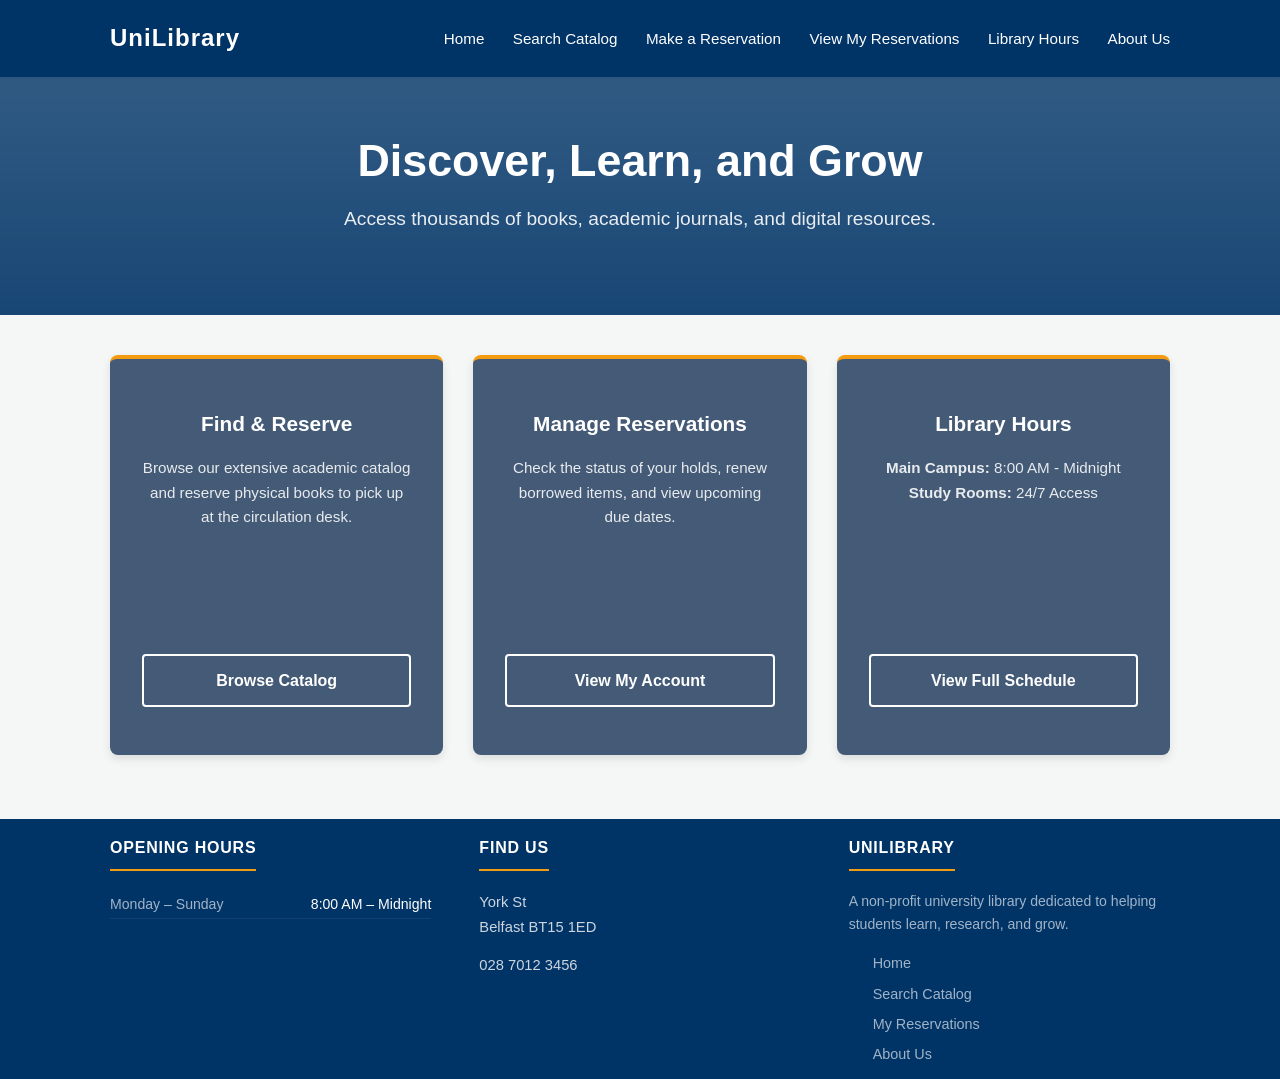
<file: index.html>
<!DOCTYPE html>
<html lang="en">
<head>
    <meta charset="UTF-8">
    <meta name="viewport" content="width=device-width, initial-scale=1.0">
    <title>University Library Portal</title>
    <link rel="stylesheet" href="css/styles.css">
</head>
<body>
    
    <header class="navbar">
        <div class="container nav-container">
            <div class="logo">UniLibrary</div>
            <nav>
                <a href="index.html">Home</a>
                <a href="catalog.html">Search Catalog</a>
                <a href="reservations.html">Make a Reservation</a>
                <a href="viewMyReservations.html">View My Reservations</a>
                <a href="schedule.html">Library Hours</a>
                <a href="about.html">About Us</a>
            </nav>
        </div>
    </header>

    <section class="hero">
        <div class="container hero-content">
            <h1>Discover, Learn, and Grow</h1>
            <p>Access thousands of books, academic journals, and digital resources.</p>
        </div>
    </section>

    <main>
        <section class="features container">
            <div class="card card-reserve">
                <h3>Find & Reserve</h3>
                <p>Browse our extensive academic catalog and reserve physical books to pick up at the circulation desk.</p>
                <a href="catalog.html" class="btn-outline">Browse Catalog</a>
            </div>
            
            <div class="card card-manage">
                <h3>Manage Reservations</h3>
                <p>Check the status of your holds, renew borrowed items, and view upcoming due dates.</p>
                <a href="reservations.html" class="btn-outline">View My Account</a>
            </div>
            
            <div class="card card-hours">
                <h3>Library Hours</h3>
                <p><strong>Main Campus:</strong> 8:00 AM - Midnight<br><strong>Study Rooms:</strong> 24/7 Access</p>
                <a href="schedule.html" class="btn-outline">View Full Schedule</a>
            </div>
        </section>
    </main>

    <footer>
        <div class="container footer-grid">
            <div class="footer-col">
                <h4>Opening Hours</h4>
                <ul class="hours-list">
                    <li><span>Monday – Sunday</span><span>8:00 AM – Midnight</span></li>
                </ul>
            </div>

            <div class="footer-col">
                <h4>Find Us</h4>
                <address>
                    York St<br>
                    Belfast BT15 1ED
                </address>
                <p class="footer-phone"> 028 7012 3456</p>
            </div>

            <div class="footer-col">
                <h4>UniLibrary</h4>
                <p class="footer-about">A non-profit university library dedicated to helping students learn, research, and grow.</p>
                <nav class="footer-nav">
                    <a href="index.html">Home</a>
                    <a href="catalog.html">Search Catalog</a>
                    <a href="reservations.html">My Reservations</a>
                    <a href="about.html">About Us</a>
                </nav>
            </div>
        </div>
    </footer>
</body>
</html>
</file>
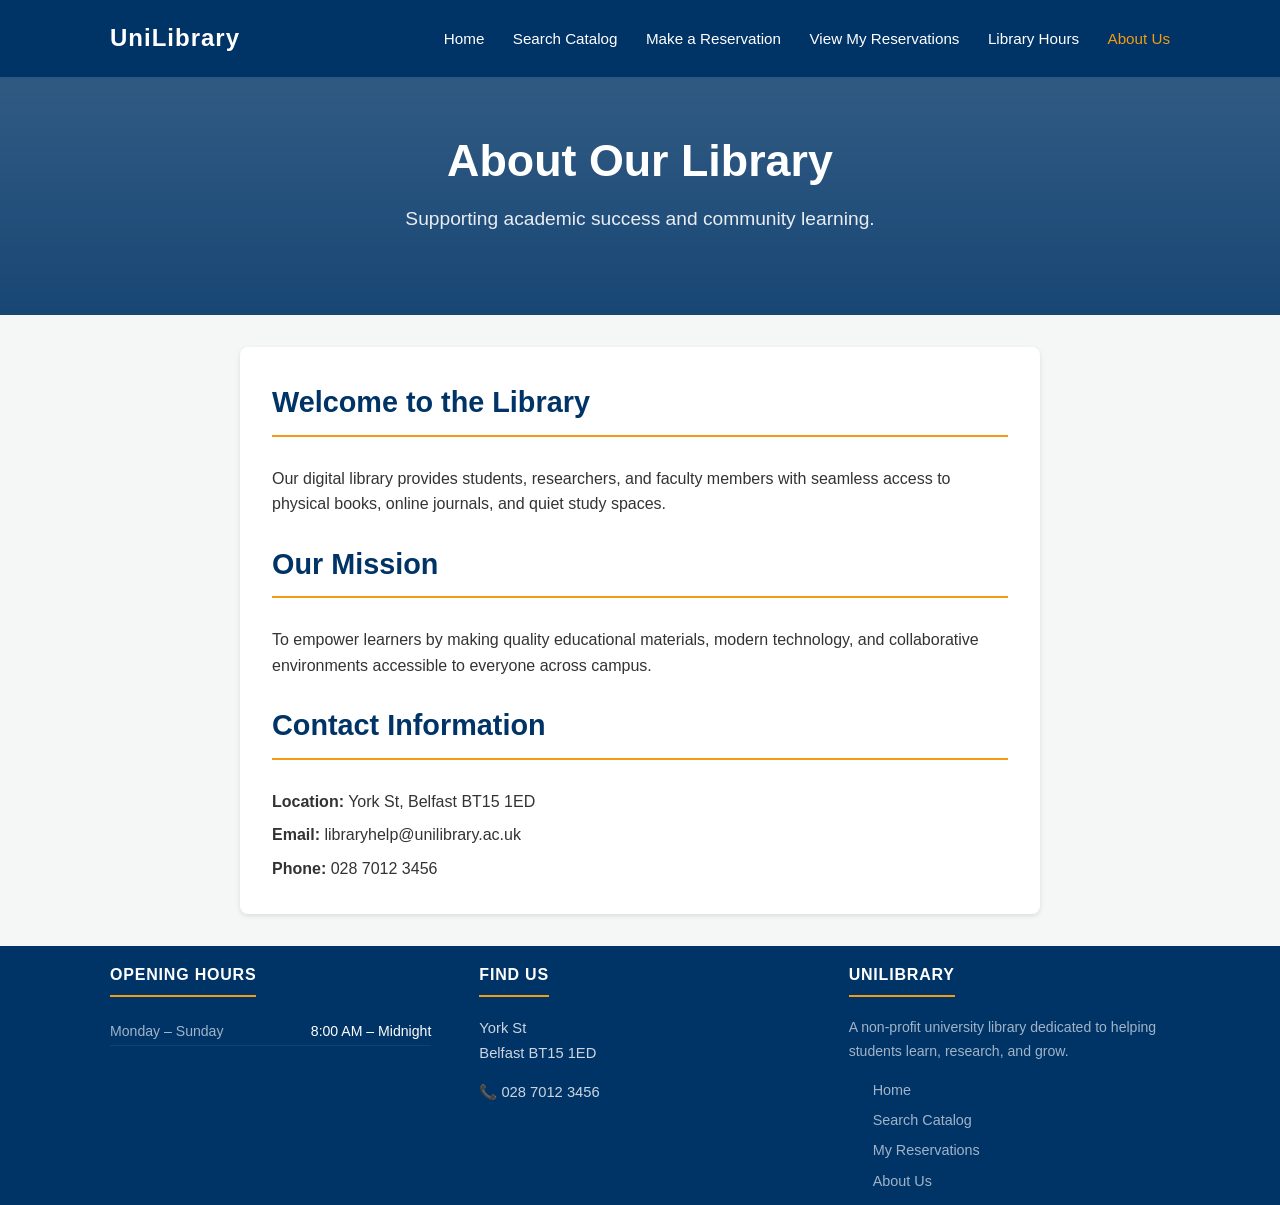
<file: about.html>
<!DOCTYPE html>
<html lang="en">
<head>
    <meta charset="UTF-8">
    <meta name="viewport" content="width=device-width, initial-scale=1.0">
    <title>About Us - UniLibrary</title>
    <link rel="stylesheet" href="css/styles.css">
</head>
<body>
    <header class="navbar">
        <div class="container nav-container">
            <div class="logo">UniLibrary</div>
            <nav>
                <a href="index.html">Home</a>
                <a href="catalog.html">Search Catalog</a>
                <a href="reservations.html">Make a Reservation</a>
                <a href="viewMyReservations.html">View My Reservations</a>
                <a href="schedule.html">Library Hours</a>
                <a href="about.html" class="active">About Us</a>
            </nav>
        </div>
    </header>

    <section class="hero">
        <div class="container hero-content">
            <h1>About Our Library</h1>
            <p>Supporting academic success and community learning.</p>
        </div>
    </section>

    <main>
        <section class="page-content">
            <h2 class="page-title">Welcome to the Library</h2>
            <p style="margin-bottom: 1.5rem;">
                Our digital library provides students, researchers, and faculty members with seamless access to physical books, online journals, and quiet study spaces.
            </p>

            <h2 class="page-title">Our Mission</h2>
            <p style="margin-bottom: 1.5rem;">
                To empower learners by making quality educational materials, modern technology, and collaborative environments accessible to everyone across campus.
            </p>

            <h2 class="page-title">Contact Information</h2>
            <p style="margin-bottom: 0.5rem;"><strong>Location:</strong> York St, Belfast BT15 1ED</p>
            <p style="margin-bottom: 0.5rem;"><strong>Email:</strong> libraryhelp@unilibrary.ac.uk</p>
            <p><strong>Phone:</strong> 028 7012 3456</p>
        </section>
    </main>

    <footer>
        <div class="container footer-grid">
            <div class="footer-col">
                <h4>Opening Hours</h4>
                <ul class="hours-list">
                    <li><span>Monday – Sunday</span><span>8:00 AM – Midnight</span></li>
                </ul>
            </div>
            <div class="footer-col">
                <h4>Find Us</h4>
                <address>York St<br>Belfast BT15 1ED</address>
                <p class="footer-phone">📞 028 7012 3456</p>
            </div>
            <div class="footer-col">
                <h4>UniLibrary</h4>
                <p class="footer-about">A non-profit university library dedicated to helping students learn, research, and grow.</p>
                <nav class="footer-nav">
                    <a href="index.html">Home</a>
                    <a href="catalog.html">Search Catalog</a>
                    <a href="reservations.html">My Reservations</a>
                    <a href="about.html">About Us</a>
                </nav>
            </div>
        </div>
    </footer>
</body>
</html>
</file>
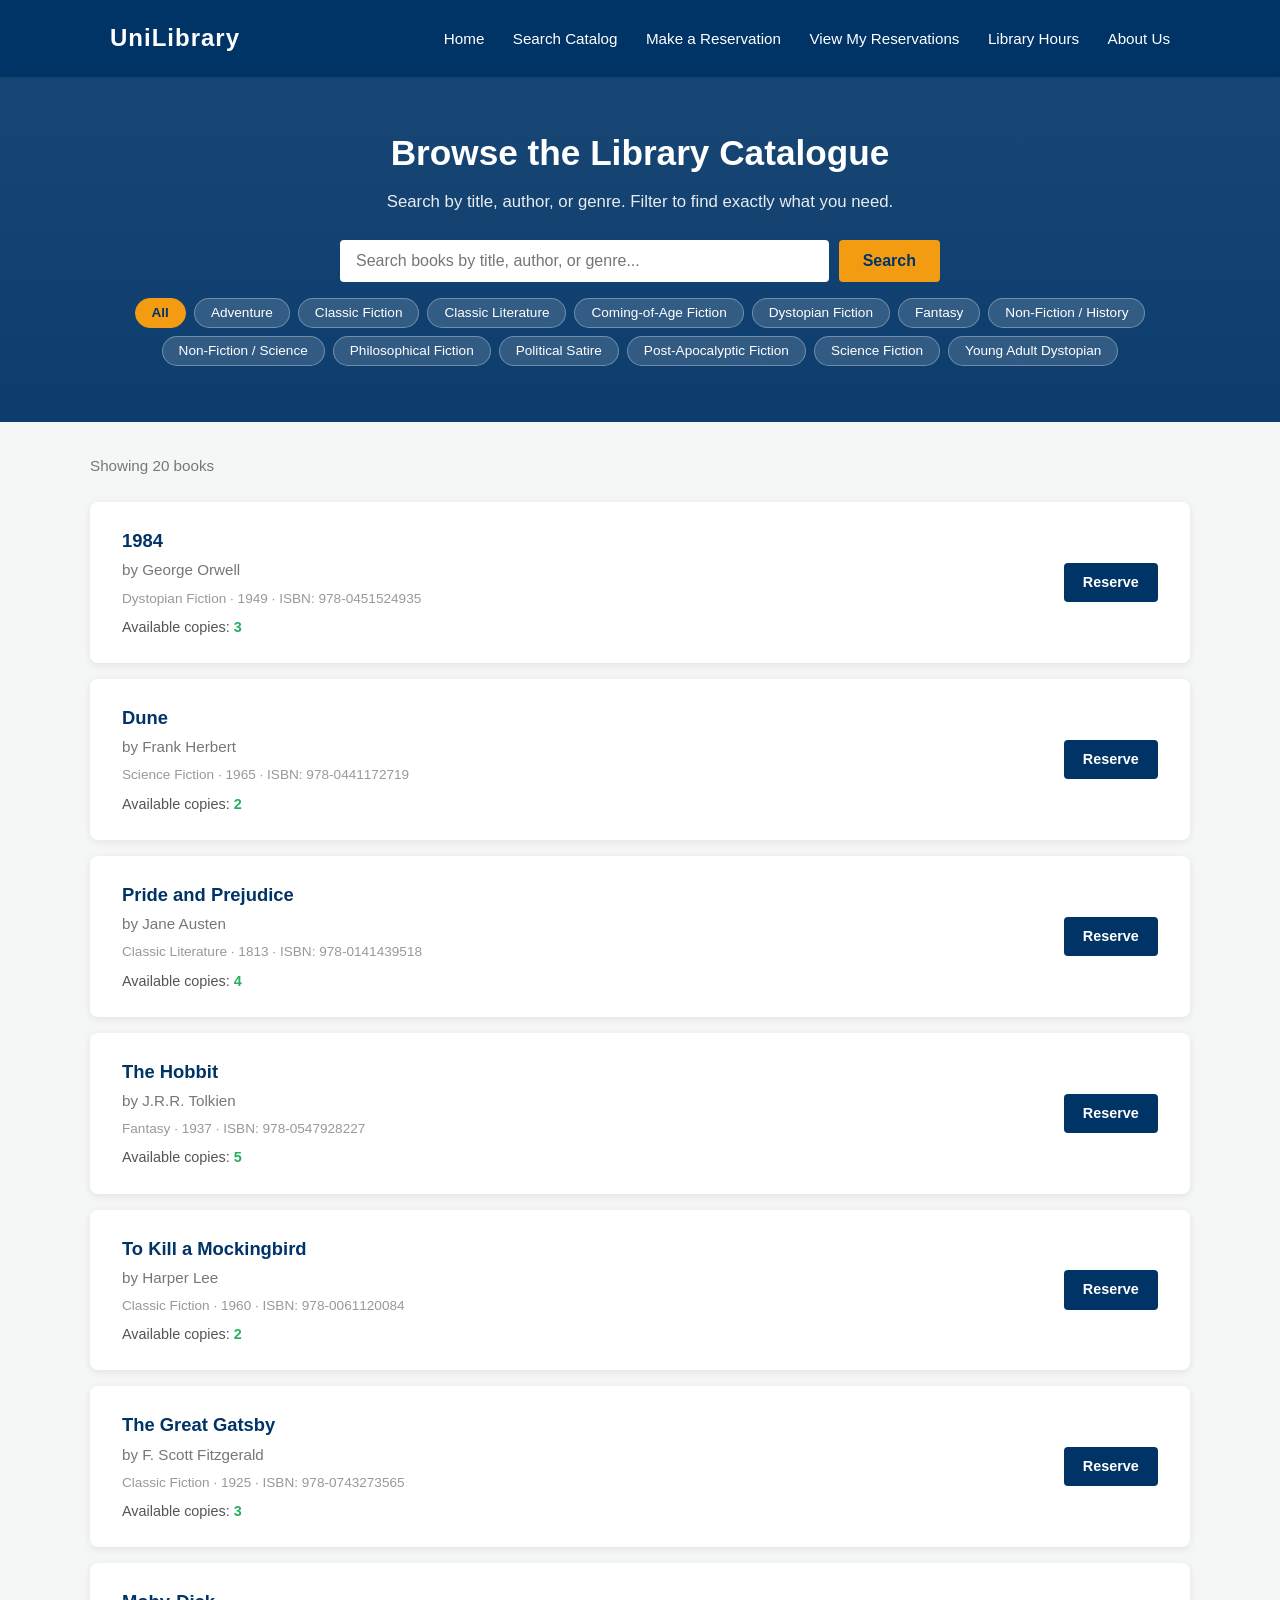
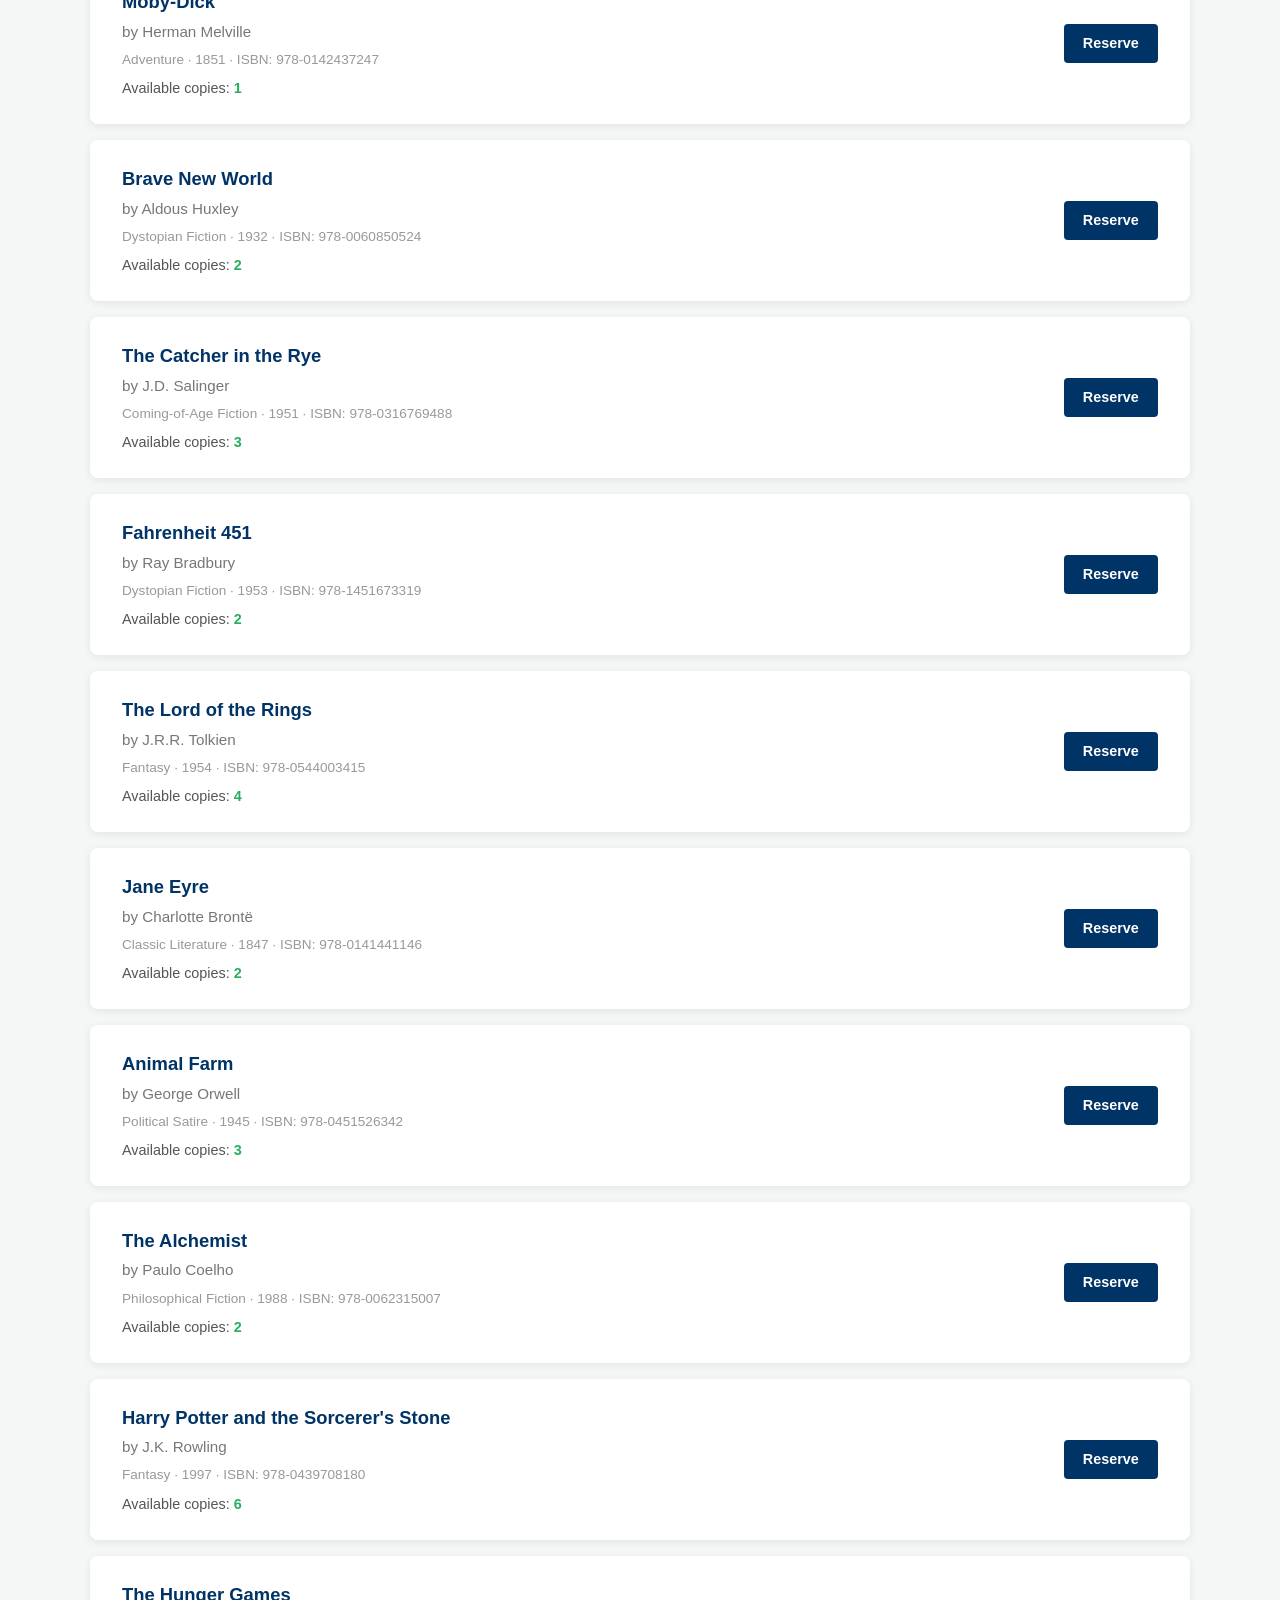
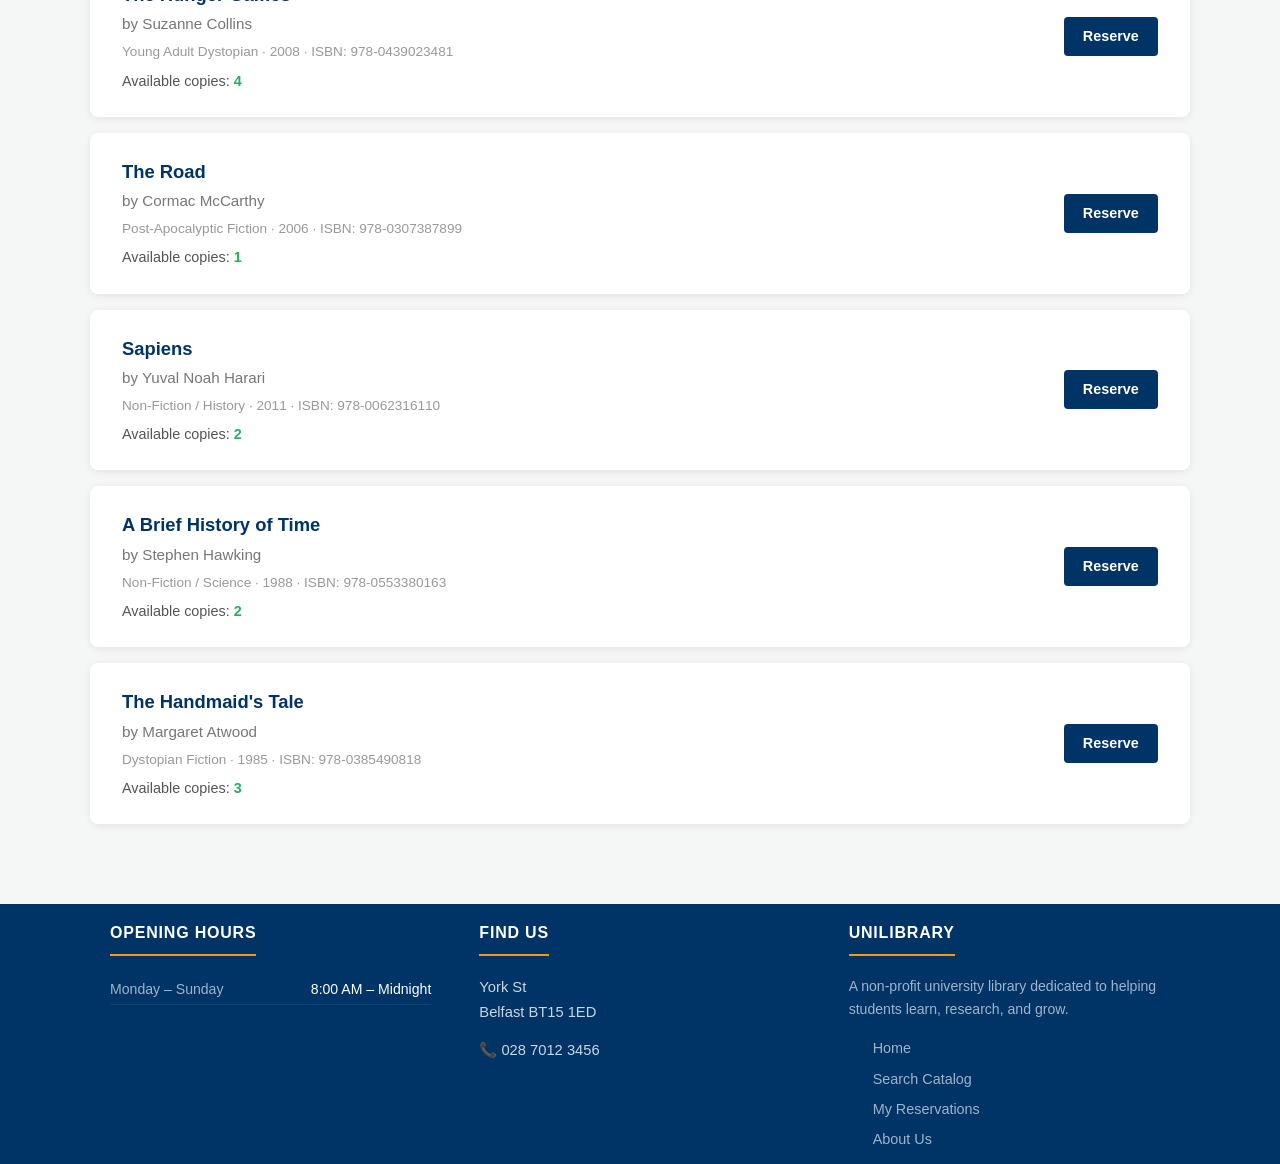
<file: catalog.html>
<!DOCTYPE html>
<html lang="en">
<head>
    <meta charset="UTF-8">
    <meta name="viewport" content="width=device-width, initial-scale=1.0">
    <title>Search Catalog - UniLibrary</title>
    <link rel="stylesheet" href="css/styles.css">
    <script src="https://code.jquery.com/jquery-3.7.1.min.js" integrity="sha256-/JqT3SQfawRcv/BIHPThkBvs0OEvtFFmqPF/lYI/Cxo=" crossorigin="anonymous"></script>
</head>
<body>
    <header class="navbar">
        <div class="container nav-container">
            <div class="logo">UniLibrary</div>
            <nav>
                <a href="index.html">Home</a>
                <a href="catalog.html">Search Catalog</a>
                <a href="reservations.html">Make a Reservation</a>
                <a href="viewMyReservations.html">View My Reservations</a>
                <a href="schedule.html">Library Hours</a>
                <a href="about.html">About Us</a>
            </nav>
        </div>
    </header>

    <main>
        <section class="catalog-header">
            <div class="container">
                <h1>Browse the Library Catalogue</h1>
                <p>Search by title, author, or genre. Filter to find exactly what you need.</p>
                
                <div class="search-bar">
                    <input type="text" id="search-input" placeholder="Search books by title, author, or genre..." autocomplete="off">
                    <button id="search-btn" class="btn-search">Search</button>
                </div>

                <div class="genre-filters" id="genre-filters"></div>
            </div>
        </section>

        <section class="catalogue-list container">
            <div class="results-meta">
                <span id="results-count"></span>
            </div>
            <div id="book-list"></div>
        </section>
    </main>

    <footer>
        <div class="container footer-grid">
            <div class="footer-col">
                <h4>Opening Hours</h4>
                <ul class="hours-list">
                    <li><span>Monday – Sunday</span><span>8:00 AM – Midnight</span></li>
                </ul>
            </div>
            <div class="footer-col">
                <h4>Find Us</h4>
                <address>York St<br>Belfast BT15 1ED</address>
                <p class="footer-phone">📞 028 7012 3456</p>
            </div>
            <div class="footer-col">
                <h4>UniLibrary</h4>
                <p class="footer-about">A non-profit university library dedicated to helping students learn, research, and grow.</p>
                <nav class="footer-nav">
                    <a href="index.html">Home</a>
                    <a href="catalog.html">Search Catalog</a>
                    <a href="reservations.html">My Reservations</a>
                    <a href="about.html">About Us</a>
                </nav>
            </div>
        </div>
    </footer>

    <script src="js/catalog.js"></script>
    <script>
        $(document).ready(function() {
            var currentGenre = 'all';
            var currentQuery = '';

            function loadBooks() {
                var books;
                if (currentQuery) {
                    books = searchCatalogue(currentQuery);
                } else {
                    books = getCatalogue();
                }
                if (currentGenre !== 'all') {
                    books = books.filter(function(b) { return b.genre === currentGenre; });
                }
                renderBookList(books, 'book-list');
                $('#results-count').text('Showing ' + books.length + ' book' + (books.length !== 1 ? 's' : ''));
            }

            buildGenreFilters('genre-filters', function(genre) {
                currentGenre = genre;
                loadBooks();
            });

            loadBooks();

            $('#search-btn').on('click', function() {
                currentQuery = $('#search-input').val();
                loadBooks();
            });

            $('#search-input').on('keypress', function(e) {
                if (e.which === 13) {
                    currentQuery = $('#search-input').val();
                    loadBooks();
                }
            });
        });
    </script>
</body>
</html>
</file>
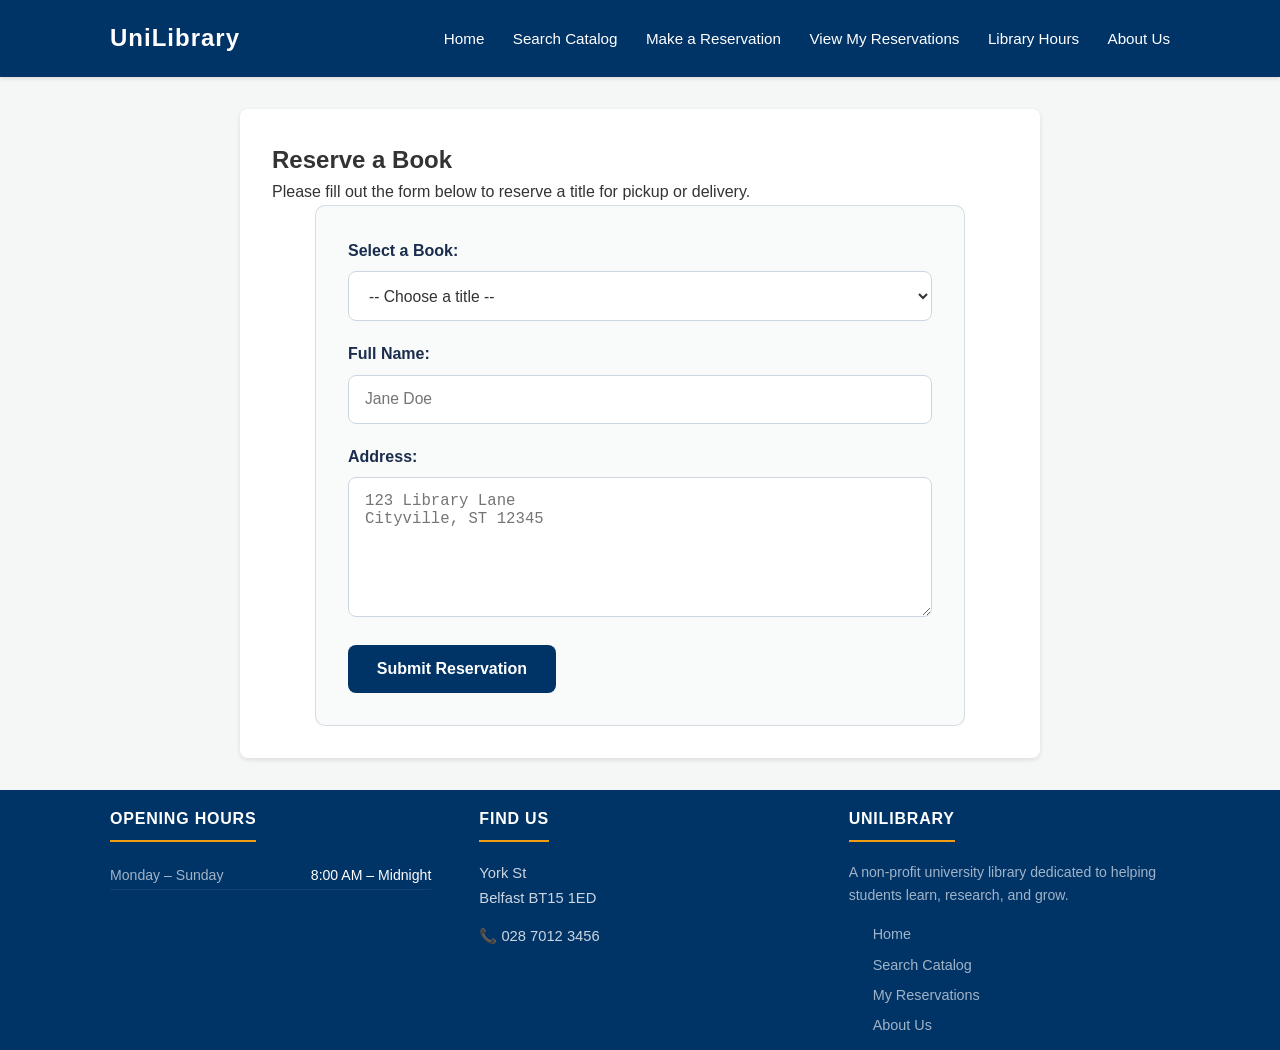
<file: reservations.html>
<!DOCTYPE html>
<html lang="en">
<head>
    <meta charset="UTF-8">
    <meta name="viewport" content="width=device-width, initial-scale=1.0">
    <title>Reserve a Book - UniLibrary</title>
    <link rel="stylesheet" href="css/styles.css">
    <script src="https://code.jquery.com/jquery-3.7.1.min.js" integrity="sha256-/JqT3SQfawRcv/BIHPThkBvs0OEvtFFmqPF/lYI/Cxo=" crossorigin="anonymous"></script>
</head>
<body>
    <header class="navbar">
        <div class="container nav-container">
            <div class="logo">UniLibrary</div>
            <nav>
                <a href="index.html">Home</a>
                <a href="catalog.html">Search Catalog</a>
                <a href="reservations.html">Make a Reservation</a>
                <a href="viewMyReservations.html">View My Reservations</a>
                <a href="schedule.html">Library Hours</a>
                <a href="about.html">About Us</a>
            </nav>
        </div>
    </header>

    <main class="page-content">
        <h2>Reserve a Book</h2>
        <p>Please fill out the form below to reserve a title for pickup or delivery.</p>
        <form action="#" method="POST" class="reservation-form">
            <div class="form-group">
                <label for="book-select">Select a Book:</label>
                <select id="book-select" name="book" required>
                    <option value="" disabled selected>-- Choose a title --</option>
                </select>
            </div>

            <div class="form-group">
                <label for="full-name">Full Name:</label>
                <input type="text" id="full-name" name="name" placeholder="Jane Doe" required>
            </div>

            <div class="form-group">
                <label for="address">Address:</label>
                <textarea id="address" name="address" placeholder="123 Library Lane&#10;Cityville, ST 12345" required></textarea>
            </div>
            
            <button type="submit">Submit Reservation</button>
        </form>
    </main>

    <footer>
        <div class="container footer-grid">
            <div class="footer-col">
                <h4>Opening Hours</h4>
                <ul class="hours-list">
                    <li><span>Monday – Sunday</span><span>8:00 AM – Midnight</span></li>
                </ul>
            </div>
            <div class="footer-col">
                <h4>Find Us</h4>
                <address>York St<br>Belfast BT15 1ED</address>
                <p class="footer-phone">📞 028 7012 3456</p>
            </div>
            <div class="footer-col">
                <h4>UniLibrary</h4>
                <p class="footer-about">A non-profit university library dedicated to helping students learn, research, and grow.</p>
                <nav class="footer-nav">
                    <a href="index.html">Home</a>
                    <a href="catalog.html">Search Catalog</a>
                    <a href="reservations.html">My Reservations</a>
                    <a href="about.html">About Us</a>
                </nav>
            </div>
        </div>
    </footer>

    <script src="./js/catalog.js"></script>
    <script src="./js/reservations.js"></script>
    <script>
        $(document).ready(function() {
            var books = getCatalogue();
            var $select = $('#book-select');
            $.each(books, function(i, book) {
                $select.append($('<option>', { value: book.title, text: book.title + ' by ' + book.author }));
            });
            var urlParams = new URLSearchParams(window.location.search);
            var preselectedBook = urlParams.get('book');
            if (preselectedBook) {
                $select.val(decodeURIComponent(preselectedBook));
            }
        });
    </script>
</body>
</html>
</file>
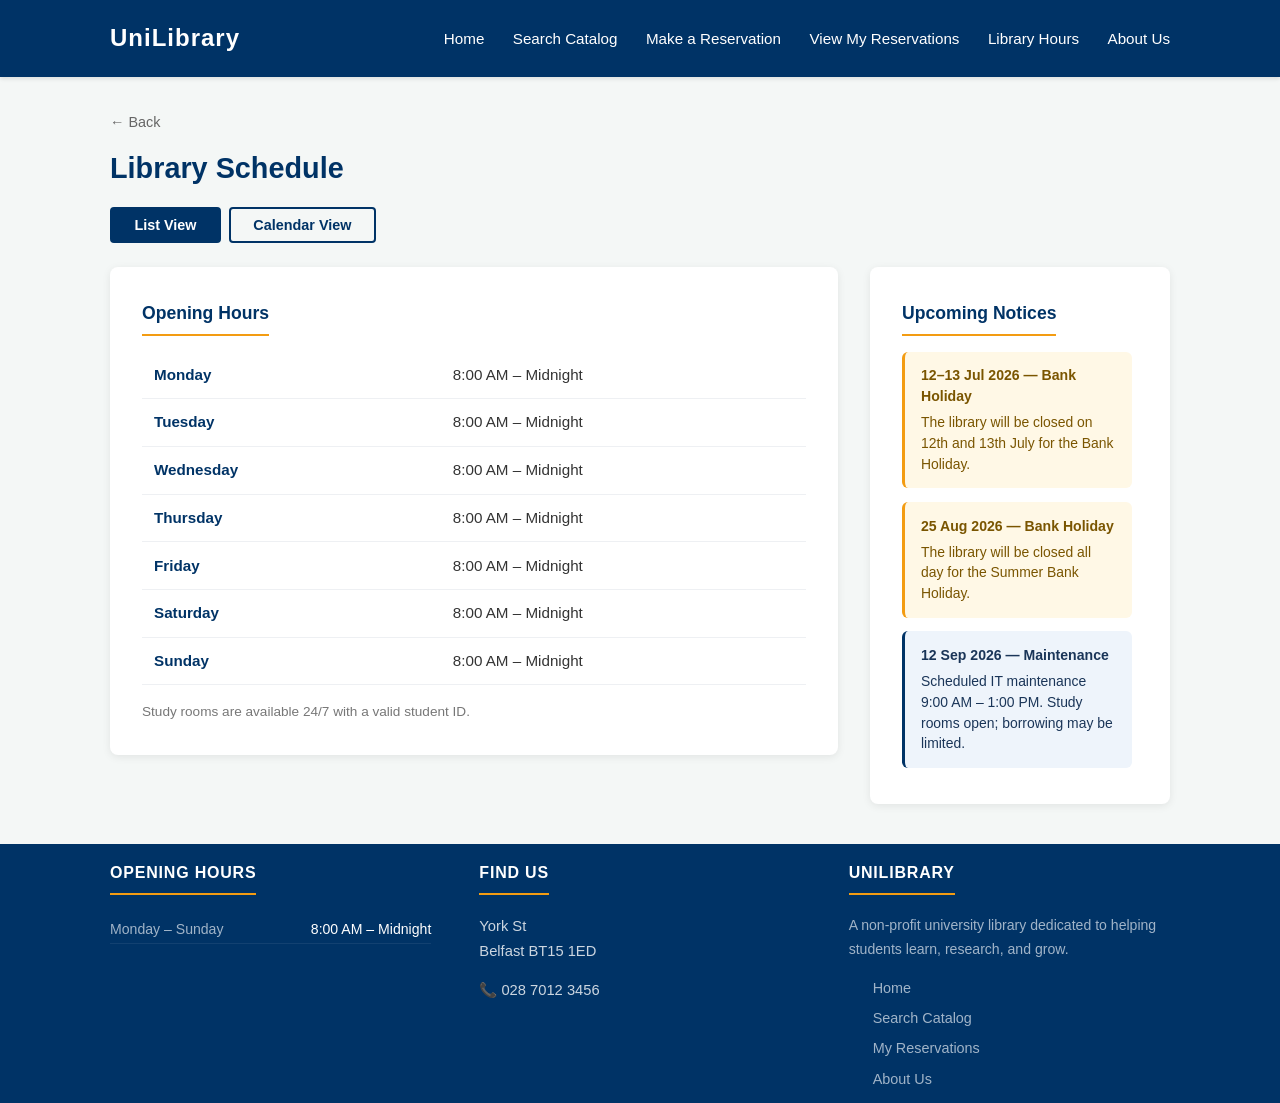
<file: schedule.html>
<!DOCTYPE html>
<html lang="en">
<head>
    <meta charset="UTF-8">
    <meta name="viewport" content="width=device-width, initial-scale=1.0">
    <title>Library Schedule - UniLibrary</title>
    <link rel="stylesheet" href="css/styles.css">
</head>
<body>

    <header class="navbar">
        <div class="container nav-container">
            <div class="logo">UniLibrary</div>
            <nav>
                <a href="index.html">Home</a>
                <a href="catalog.html">Search Catalog</a>
                <a href="reservations.html">Make a Reservation</a>
                <a href="viewMyReservations.html">View My Reservations</a>
                <a href="schedule.html">Library Hours</a>
                <a href="about.html">About Us</a>
            </nav>
        </div>
    </header>

    <main class="schedule-main">

        <div class="container schedule-top-bar">
            <div class="schedule-top-left">
                <a href="index.html" class="back-btn">&#8592; Back</a>
                <h1>Library Schedule</h1>
            </div>
            <div class="view-toggle">
                <button class="toggle-btn active" id="btn-list">List View</button>
                <button class="toggle-btn" id="btn-calendar">Calendar View</button>
            </div>
        </div>

        <!-- LIST VIEW -->
        <section id="list-view" class="container schedule-list-view">
            <div class="schedule-layout">

                <div class="schedule-hours-card">
                    <h3>Opening Hours</h3>
                    <table class="schedule-table">
                        <tbody>
                            <tr><td>Monday</td><td>8:00 AM – Midnight</td></tr>
                            <tr><td>Tuesday</td><td>8:00 AM – Midnight</td></tr>
                            <tr><td>Wednesday</td><td>8:00 AM – Midnight</td></tr>
                            <tr><td>Thursday</td><td>8:00 AM – Midnight</td></tr>
                            <tr><td>Friday</td><td>8:00 AM – Midnight</td></tr>
                            <tr><td>Saturday</td><td>8:00 AM – Midnight</td></tr>
                            <tr><td>Sunday</td><td>8:00 AM – Midnight</td></tr>
                        </tbody>
                    </table>
                    <p class="schedule-note">Study rooms are available 24/7 with a valid student ID.</p>
                </div>

                <aside class="schedule-notices-card">
                    <h3>Upcoming Notices</h3>
                    <div class="notices-scroll">
                        <div class="notice notice-warning">
                            <strong>12–13 Jul 2026 — Bank Holiday</strong>
                            <p>The library will be closed on 12th and 13th July for the Bank Holiday.</p>
                        </div>
                        <div class="notice notice-warning">
                            <strong>25 Aug 2026 — Bank Holiday</strong>
                            <p>The library will be closed all day for the Summer Bank Holiday.</p>
                        </div>
                        <div class="notice notice-info">
                            <strong>12 Sep 2026 — Maintenance</strong>
                            <p>Scheduled IT maintenance 9:00 AM – 1:00 PM. Study rooms open; borrowing may be limited.</p>
                        </div>
                        <div class="notice notice-warning">
                            <strong>25–26 Dec 2026 — Christmas Closure</strong>
                            <p>The library will be closed on Christmas Day and Boxing Day.</p>
                        </div>
                        <div class="notice notice-info">
                            <strong>1 Jan 2027 — New Year's Day</strong>
                            <p>The library will be closed for New Year's Day.</p>
                        </div>
                    </div>
                </aside>

            </div>
        </section>

        <!-- CALENDAR VIEW -->
        <section id="calendar-view" class="container schedule-cal-view hidden">
            <div class="cal-nav">
                <button id="prev-month" class="cal-nav-btn">&#8592; Prev</button>
                <h2 id="cal-title"></h2>
                <button id="next-month" class="cal-nav-btn">Next &#8594;</button>
            </div>
            <div id="cal-grid"></div>
            <div class="cal-legend">
                <span class="legend-item"><span class="legend-dot open"></span>Open (8AM – Midnight)</span>
                <span class="legend-item"><span class="legend-dot limited"></span>Limited Hours</span>
                <span class="legend-item"><span class="legend-dot closed"></span>Closed</span>
            </div>
        </section>

    </main>

    <footer>
        <div class="container footer-grid">
            <div class="footer-col">
                <h4>Opening Hours</h4>
                <ul class="hours-list">
                    <li><span>Monday – Sunday</span><span>8:00 AM – Midnight</span></li>
                </ul>
            </div>
            <div class="footer-col">
                <h4>Find Us</h4>
                <address>York St<br>Belfast BT15 1ED</address>
                <p class="footer-phone">📞 028 7012 3456</p>
            </div>
            <div class="footer-col">
                <h4>UniLibrary</h4>
                <p class="footer-about">A non-profit university library dedicated to helping students learn, research, and grow.</p>
                <nav class="footer-nav">
                    <a href="index.html">Home</a>
                    <a href="catalog.html">Search Catalog</a>
                    <a href="reservations.html">My Reservations</a>
                    <a href="about.html">About Us</a>
                </nav>
            </div>
        </div>
    </footer>

    <script src="https://code.jquery.com/jquery-3.7.1.min.js"></script>
    <script src="js/schedule.js"></script>
</body>
</html>
</file>
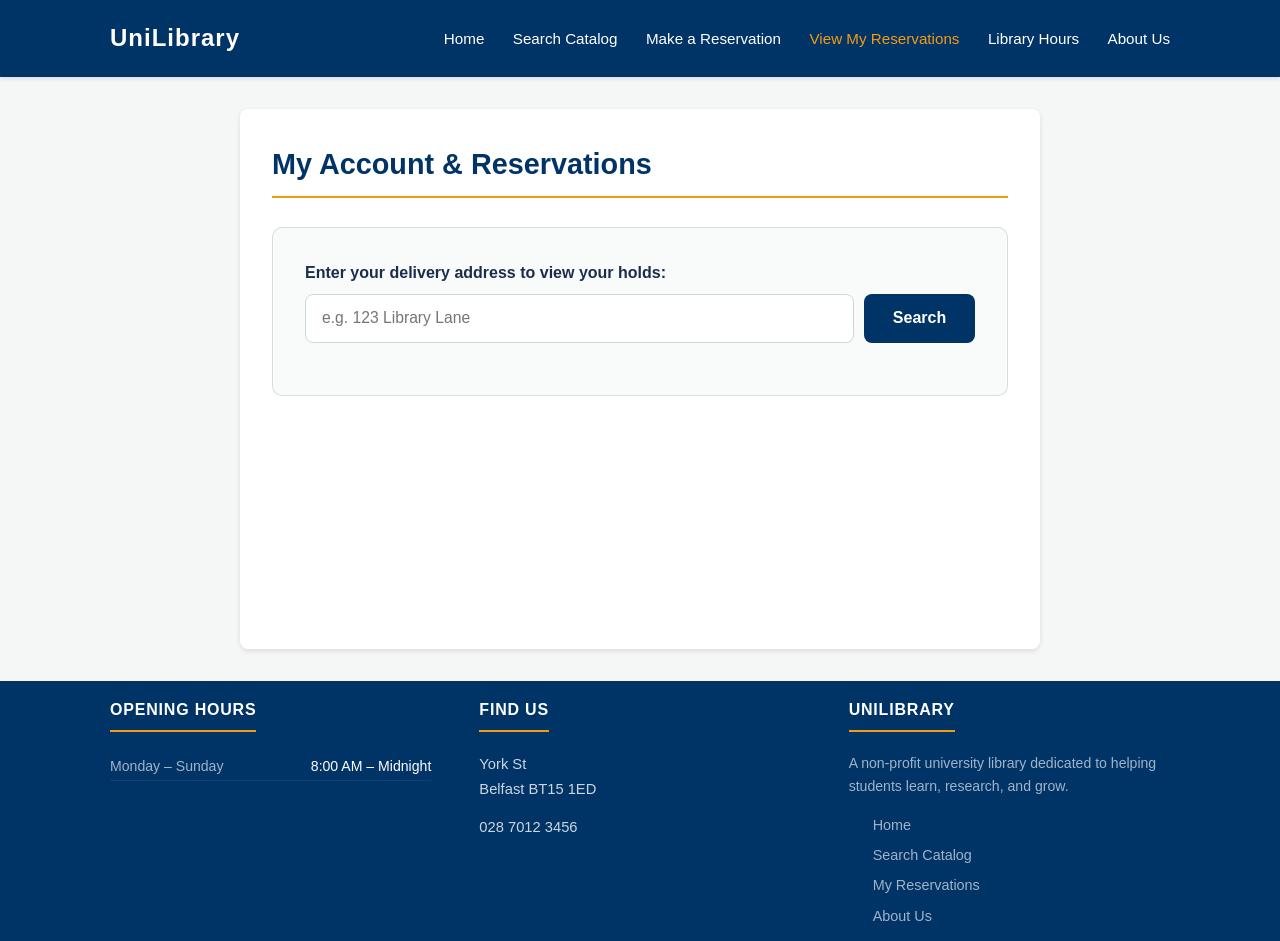
<file: viewMyReservations.html>
<!DOCTYPE html>
<html lang="en">
<head>
    <meta charset="UTF-8">
    <meta name="viewport" content="width=device-width, initial-scale=1.0">
    <title>My Reservations - University Library Portal</title>
    <link rel="stylesheet" href="css/styles.css">
</head>
<body>
    
    <header class="navbar">
        <div class="container nav-container">
            <div class="logo">UniLibrary</div>
            <nav>
                <a href="index.html">Home</a>
                <a href="catalog.html">Search Catalog</a>
                <a href="reservations.html">Make a Reservation</a>
                <a href="viewMyReservations.html" class="active">View My Reservations</a>
                <a href="schedule.html">Library Hours</a>
                <a href="about.html">About Us</a>
            </nav>
        </div>
    </header>

    <main>
        <div class="page-content">
            <h1 class="page-title">My Account & Reservations</h1>
            
            <div class="reservation-form" style="margin-bottom: 2rem; max-width: 100%;">
                <div class="form-group">
                    <label for="lookup-address">Enter your delivery address to view your holds:</label>
                    <div style="display: flex; gap: 10px;">
                        <input type="text" id="lookup-address" placeholder="e.g. 123 Library Lane" style="flex: 1;">
                        <button id="btn-lookup" type="button" class="btn-search" style="margin: 0;">Search</button>
                    </div>
                </div>
            </div>

            <div id="reservations-display" style="display: none;">
                <div class="notice notice-info">
                    <strong>Pickup Policy</strong>
                    <p>Reserved items must be collected from the Main Circulation Desk within 3 working days of becoming available.</p>
                </div>

                <h3 style="color: #003366; margin-top: 2rem; margin-bottom: 0.5rem;">Ready for Pickup</h3>
                <table class="schedule-table" id="ready-table">
                </table>

                <h3 style="color: #003366; margin-top: 2.5rem; margin-bottom: 0.5rem;">Currently Borrowed</h3>
                <table class="schedule-table" id="borrowed-table">
                </table>

                <h3 style="color: #003366; margin-top: 2.5rem; margin-bottom: 0.5rem;">Pending Holds</h3>
                <table class="schedule-table" id="dynamic-holds-table">
                </table>
            </div>
            
            <div id="lookup-error" style="display: none; color: #c0392b; margin-top: 1rem; text-align: center; font-weight: bold;">
                No reservations found for that address.
            </div>
        </div>
    </main>

    <footer>
        <div class="container footer-grid">
            <div class="footer-col">
                <h4>Opening Hours</h4>
                <ul class="hours-list">
                    <li><span>Monday – Sunday</span><span>8:00 AM – Midnight</span></li>
                </ul>
            </div>
            <div class="footer-col">
                <h4>Find Us</h4>
                <address>
                    York St<br>
                    Belfast BT15 1ED
                </address>
                <p class="footer-phone">028 7012 3456</p>
            </div>
            <div class="footer-col">
                <h4>UniLibrary</h4>
                <p class="footer-about">A non-profit university library dedicated to helping students learn, research, and grow.</p>
                <nav class="footer-nav">
                    <a href="index.html">Home</a>
                    <a href="catalog.html">Search Catalog</a>
                    <a href="reservations.html">My Reservations</a>
                    <a href="about.html">About Us</a>
                </nav>
            </div>
        </div>
    </footer>
    
    <script src="https://code.jquery.com/jquery-3.7.1.min.js"></script>
    <script src="js/reservations.js"></script>
</body>
</html>
</file>
<file: css/styles.css>
* {
    box-sizing: border-box;
    margin: 0;
    padding: 0;
}

body {
    font-family: 'Segoe UI', Tahoma, Geneva, Verdana, sans-serif;
    line-height: 1.6;
    color: #333;
    background-color: #f4f7f6;
    display: flex;
    flex-direction: column;
    min-height: 100vh;
}

header, .navbar {
    background-color: #003366; 
    color: white;
    padding: 1.2rem 1.5rem;
    box-shadow: 0 2px 4px rgba(0,0,0,0.1);
    text-align: center;
}

.nav-container {
    display: flex;
    justify-content: space-between;
    align-items: center;
    max-width: 1100px;
    margin: 0 auto;
}

.logo {
    font-size: 1.5rem;
    font-weight: bold;
    letter-spacing: 1px;
}

nav a {
    color: white;
    text-decoration: none;
    margin-left: 1.5rem;
    font-size: 0.95rem;
    transition: color 0.3s;
}

nav a:hover, nav a.active {
    color: #f39c12; 
}

main {
    width: 100%;
    flex: 1;
}

.page-content {
    padding: 2rem;
    max-width: 800px;
    margin: 2rem auto;
    background-color: white;
    min-height: 60vh;
    box-shadow: 0 2px 5px rgba(0,0,0,0.1);
    border-radius: 8px;
}

.container {
    max-width: 1100px;
    margin: 0 auto;
    padding: 0 20px;
}

.hero {
    background-color: #004080;
    background: linear-gradient(rgba(0, 51, 102, 0.8), rgba(0, 51, 102, 0.9)), url('https://images.unsplash.com/photo-1507842217343-583bb7270b66?q=80&w=2000') center/cover;
    color: white;
    padding: 3rem 0;
    text-align: center;
}

.hero-content h1 {
    font-size: 2.8rem;
    margin-bottom: 0.5rem;
}

.hero-content p {
    font-size: 1.2rem;
    margin-bottom: 2rem;
    opacity: 0.9;
}

.features {
    display: flex;
    justify-content: space-between;
    gap: 30px;
    padding: 2.5rem 20px 4rem;
}

.card {
    background: white;
    padding: 3rem 2rem;
    border-radius: 8px;
    box-shadow: 0 4px 10px rgba(0,0,0,0.1);
    flex: 1;
    text-align: center;
    border-top: 4px solid #003366;
    display: flex;
    flex-direction: column;
    align-items: stretch;
    min-height: 400px;
}

.card h3 {
    color: #003366;
    margin-bottom: 1rem;
    font-size: 1.3rem;
}

.card p {
    margin-bottom: 1.5rem;
    color: #555;
    font-size: 0.95rem;
    flex: 1;
}

.btn-outline {
    display: block;
    padding: 0.75rem 1.2rem;
    border: 2px solid #003366;
    color: #003366;
    text-decoration: none;
    border-radius: 4px;
    font-weight: bold;
    transition: all 0.3s;
    text-align: center;
}

.btn-outline:hover {
    background-color: #003366;
    color: white;
}

.catalog-header {
    background-color: #004080;
    background: linear-gradient(rgba(0, 51, 102, 0.9), rgba(0, 51, 102, 0.95)), url('https://images.unsplash.com/photo-1507842217343-583bb7270b66?q=80&w=2000') center/cover;
    color: white;
    padding: 3rem 0 3.5rem 0;
    text-align: center;
}

.catalog-header h1 {
    font-size: 2.2rem;
    margin-bottom: 0.5rem;
}

.catalog-header p {
    font-size: 1.05rem;
    opacity: 0.9;
    margin-bottom: 1.5rem;
}

.search-bar {
    display: flex;
    justify-content: center;
    gap: 10px;
    max-width: 600px;
    margin: 1.5rem auto 1rem auto;
}

.search-bar input {
    flex: 1;
    padding: 0.75rem 1rem;
    border: none;
    border-radius: 4px;
    font-size: 1rem;
    outline: none;
}

.btn-search {
    padding: 0.75rem 1.5rem;
    background-color: #f39c12;
    color: #003366;
    border: none;
    border-radius: 4px;
    font-weight: bold;
    font-size: 1rem;
    cursor: pointer;
    transition: background-color 0.3s;
}

.btn-search:hover {
    background-color: #e08e0b;
}

.genre-filters {
    display: flex;
    flex-wrap: wrap;
    justify-content: center;
    gap: 8px;
    margin-top: 1rem;
}

.filter-btn {
    padding: 0.4rem 1rem;
    background: rgba(255,255,255,0.15);
    color: white;
    border: 1px solid rgba(255,255,255,0.3);
    border-radius: 20px;
    font-size: 0.85rem;
    cursor: pointer;
    transition: all 0.3s;
}

.filter-btn:hover {
    background: rgba(255,255,255,0.25);
}

.filter-btn.active {
    background: #f39c12;
    color: #003366;
    border-color: #f39c12;
    font-weight: bold;
}

.catalogue-list {
    padding: 2rem 0 4rem 0;
}

.results-meta {
    margin-bottom: 1.5rem;
    color: #777;
    font-size: 0.95rem;
}

.book-card {
    background: white;
    border-radius: 8px;
    box-shadow: 0 2px 8px rgba(0,0,0,0.08);
    padding: 1.5rem 2rem;
    margin-bottom: 1rem;
    display: flex;
    justify-content: space-between;
    align-items: center;
    transition: box-shadow 0.3s;
}

.book-card:hover {
    box-shadow: 0 4px 16px rgba(0,0,0,0.12);
}

.book-info {
    flex: 1;
}

.book-title {
    color: #003366;
    font-size: 1.15rem;
    margin-bottom: 0.2rem;
}

.book-author {
    color: #777;
    font-size: 0.95rem;
    margin-bottom: 0.3rem;
}

.book-meta {
    color: #999;
    font-size: 0.85rem;
}

.book-copies {
    margin-top: 0.4rem;
    font-size: 0.9rem;
    color: #555;
}

.copy-count {
    font-weight: bold;
    color: #27ae60;
}

.btn-reserve {
    display: inline-block;
    padding: 0.5rem 1.2rem;
    background-color: #003366;
    color: white;
    text-decoration: none;
    border-radius: 4px;
    font-weight: bold;
    font-size: 0.9rem;
    transition: background-color 0.3s;
    white-space: nowrap;
    margin-left: 1.5rem;
}

.btn-reserve:hover {
    background-color: #002244;
}

.no-results {
    text-align: center;
    padding: 3rem 0;
    color: #999;
    font-size: 1.1rem;
}

.site-footer {
    background-color: #003366;
    color: rgba(255,255,255,0.7);
    text-align: center;
    padding: 1.5rem 0;
    margin-top: 2rem;
    font-size: 0.9rem;
}

.reservation-form {
    max-width: 650px;
    margin: 0 auto;
    padding: 2rem;
    background-color: #f9fbfa;
    border: 1px solid rgba(0, 51, 102, 0.15);
    border-radius: 10px;
}

.reservation-form .form-group {
    margin-bottom: 1.25rem;
}

.reservation-form label {
    display: block;
    margin-bottom: 0.5rem;
    font-weight: 600;
    color: #1a2d4d;
}

.reservation-form input,
.reservation-form select,
.reservation-form textarea {
    width: 100%;
    padding: 0.9rem 1rem;
    border: 1px solid #cdd7e0;
    border-radius: 8px;
    background-color: white;
    font-size: 0.98rem;
    color: #333;
}

.reservation-form textarea {
    min-height: 140px;
    resize: vertical;
}

.reservation-form button {
    display: inline-block;
    padding: 0.95rem 1.8rem;
    border: none;
    border-radius: 8px;
    background-color: #003366;
    color: white;
    font-size: 1rem;
    font-weight: 700;
    cursor: pointer;
    transition: transform 0.2s ease, background-color 0.2s ease;
}

.reservation-form button:hover {
    background-color: #02508c;
    transform: translateY(-1px);
}

.page-title {
    color: #003366;
    font-size: 1.8rem;
    margin-bottom: 1.8rem;
    padding-bottom: 0.6rem;
    border-bottom: 2px solid #f39c12;
}


.card-reserve {
    background: linear-gradient(rgba(0, 30, 70, 0.72), rgba(0, 30, 70, 0.72)),
                url('https://images.unsplash.com/photo-1512820790803-83ca734da794?q=80&w=1200') center/cover no-repeat;
    color: white;
    border-top-color: #f39c12;
}

.card-reserve h3 { color: white; }
.card-reserve p  { color: rgba(255,255,255,0.88); }
.card-reserve .btn-outline { border-color: white; color: white; }
.card-reserve .btn-outline:hover { background-color: white; color: #003366; }

.card-manage {
    background: linear-gradient(rgba(0, 30, 70, 0.72), rgba(0, 30, 70, 0.72)),
                url('https://images.unsplash.com/photo-1481627834876-b7833e8f5570?q=80&w=1200') center/cover no-repeat;
    color: white;
    border-top-color: #f39c12;
}

.card-manage h3 { color: white; }
.card-manage p  { color: rgba(255,255,255,0.88); }
.card-manage .btn-outline { border-color: white; color: white; }
.card-manage .btn-outline:hover { background-color: white; color: #003366; }

.card-hours {
    background: linear-gradient(rgba(0, 30, 70, 0.72), rgba(0, 30, 70, 0.72)),
                url('https://images.unsplash.com/photo-1524995997946-a1c2e315a42f?q=80&w=1200') center/cover no-repeat;
    color: white;
    border-top-color: #f39c12;
}

.card-hours h3 {
    color: white;
}

.card-hours p {
    color: rgba(255,255,255,0.88);
}

.card-hours .btn-outline {
    border-color: white;
    color: white;
}

.card-hours .btn-outline:hover {
    background-color: white;
    color: #003366;
}

/* ── Schedule top bar (in content area) ── */
.schedule-top-bar {
    display: flex;
    flex-direction: column;
    align-items: flex-start;
    gap: 1rem;
    padding-top: 2rem;
    padding-bottom: 1.5rem;
}

.schedule-top-left h1 {
    color: #003366;
    font-size: 1.8rem;
    margin-top: 0.3rem;
}

.back-btn {
    display: inline-block;
    color: #666;
    text-decoration: none;
    font-size: 0.9rem;
    margin-bottom: 0.4rem;
    transition: color 0.2s;
}

.back-btn:hover {
    color: #003366;
}

.view-toggle {
    display: flex;
    gap: 0.5rem;
}

.toggle-btn {
    padding: 0.5rem 1.4rem;
    border: 2px solid #003366;
    background: transparent;
    color: #003366;
    border-radius: 4px;
    font-size: 0.9rem;
    font-weight: 600;
    cursor: pointer;
    transition: background 0.2s, color 0.2s;
}

.toggle-btn.active,
.toggle-btn:hover {
    background: #003366;
    color: white;
}


/* ── Schedule main area ── */
.schedule-main {
    width: 100%;
    padding: 0 0 2.5rem;
    flex: 1;
}

.hidden {
    display: none !important;
}

/* ── List view ── */
.schedule-list-view {
    display: flex;
    flex-direction: column;
}

.schedule-layout {
    display: flex;
    gap: 2rem;
    flex-wrap: wrap;
    align-items: flex-start;
}

.schedule-hours-card {
    flex: 1;
    min-width: 260px;
    background: white;
    border-radius: 8px;
    padding: 2rem;
    box-shadow: 0 2px 8px rgba(0,0,0,0.08);
}

.schedule-hours-card h3,
.schedule-notices-card h3 {
    color: #003366;
    font-size: 1.1rem;
    margin-bottom: 1rem;
    padding-bottom: 0.4rem;
    border-bottom: 2px solid #f39c12;
    display: inline-block;
}

.schedule-notices-card {
    flex: 0 0 300px;
    min-width: 220px;
    background: white;
    border-radius: 8px;
    padding: 2rem;
    box-shadow: 0 2px 8px rgba(0,0,0,0.08);
}

.notices-scroll {
    max-height: 420px;
    overflow-y: auto;
    padding-right: 0.4rem;
}

.notices-scroll::-webkit-scrollbar {
    width: 5px;
}

.notices-scroll::-webkit-scrollbar-track {
    background: #f0f0f0;
    border-radius: 4px;
}

.notices-scroll::-webkit-scrollbar-thumb {
    background: #003366;
    border-radius: 4px;
}

/* ── Calendar view ── */
.schedule-cal-view {
    padding-top: 0;
}

.cal-nav {
    display: flex;
    align-items: center;
    justify-content: space-between;
    margin-bottom: 1.5rem;
}

.cal-nav h2 {
    color: #003366;
    font-size: 1.4rem;
}

.cal-nav-btn {
    padding: 0.5rem 1.2rem;
    border: 2px solid #003366;
    background: transparent;
    color: #003366;
    border-radius: 4px;
    font-weight: 600;
    cursor: pointer;
    transition: background 0.2s, color 0.2s;
}

.cal-nav-btn:hover {
    background: #003366;
    color: white;
}

.cal-header-row {
    display: grid;
    grid-template-columns: repeat(7, 1fr);
    gap: 4px;
    margin-bottom: 4px;
}

.cal-hcell {
    background: #003366;
    color: white;
    text-align: center;
    padding: 0.6rem 0;
    font-size: 0.85rem;
    font-weight: 600;
    border-radius: 4px;
}

.cal-body-grid {
    display: grid;
    grid-template-columns: repeat(7, 1fr);
    gap: 4px;
}

.cal-cell {
    min-height: 90px;
    border-radius: 6px;
    padding: 0.5rem;
    display: flex;
    flex-direction: column;
    gap: 0.3rem;
}

.cal-empty {
    background: transparent;
}

.cal-open {
    background: white;
    border: 1px solid #e0e8f0;
}

.cal-closed {
    background: #fff0f0;
    border: 1px solid #f5c0c0;
}

.cal-limited {
    background: #fff8e6;
    border: 1px solid #f5d88a;
}

.cal-today {
    outline: 2px solid #f39c12;
}

.cal-num {
    font-weight: 700;
    font-size: 0.95rem;
    color: #003366;
}

.cal-tag {
    font-size: 0.72rem;
    font-weight: 600;
    border-radius: 3px;
    padding: 0.15rem 0.4rem;
    display: inline-block;
}

.tag-open    { background: #e8f5e9; color: #2e7d32; }
.tag-closed  { background: #fde8e8; color: #c0392b; }
.tag-limited { background: #fff3cd; color: #856404; }

.cal-reason {
    font-size: 0.72rem;
    color: #666;
    line-height: 1.3;
}

.cal-legend {
    display: flex;
    gap: 1.5rem;
    margin-top: 1.2rem;
    flex-wrap: wrap;
    font-size: 0.85rem;
    color: #555;
}

.legend-item {
    display: flex;
    align-items: center;
    gap: 0.4rem;
}

.legend-dot {
    width: 12px;
    height: 12px;
    border-radius: 50%;
    display: inline-block;
}

.legend-dot.open    { background: #2e7d32; }
.legend-dot.limited { background: #856404; }
.legend-dot.closed  { background: #c0392b; }


body.modal-open {
    overflow: hidden;
}

.modal-overlay {
    position: fixed;
    inset: 0;
    background: rgba(0, 20, 50, 0.65);
    display: flex;
    align-items: center;
    justify-content: center;
    z-index: 1000;
    padding: 1rem;
    transition: opacity 0.2s;
}

.modal-overlay.modal-hidden {
    display: none;
}

.modal-box {
    background: white;
    border-radius: 10px;
    box-shadow: 0 8px 32px rgba(0,0,0,0.25);
    max-width: 860px;
    width: 100%;
    max-height: 90vh;
    overflow-y: auto;
    position: relative;
    padding: 2.5rem;
}

.modal-close {
    position: absolute;
    top: 1rem;
    right: 1.2rem;
    background: none;
    border: none;
    font-size: 1.8rem;
    color: #666;
    cursor: pointer;
    line-height: 1;
}

.modal-close:hover {
    color: #003366;
}

.modal-content {
    display: flex;
    gap: 2.5rem;
    flex-wrap: wrap;
}

.modal-hours {
    flex: 1;
    min-width: 240px;
}

.modal-hours h2 {
    color: #003366;
    font-size: 1.5rem;
    margin-bottom: 1.2rem;
    padding-bottom: 0.5rem;
    border-bottom: 2px solid #f39c12;
}

.schedule-table {
    width: 100%;
    border-collapse: collapse;
    font-size: 0.95rem;
}

.schedule-table td {
    padding: 0.65rem 0.75rem;
    border-bottom: 1px solid #eef0f3;
}

.schedule-table td:first-child {
    font-weight: 600;
    color: #003366;
    width: 45%;
}

.schedule-table td:last-child {
    color: #333;
}

.modal-notices {
    flex: 0 0 260px;
    min-width: 220px;
}

.modal-notices h3 {
    color: #003366;
    font-size: 1.1rem;
    margin-bottom: 1.2rem;
    padding-bottom: 0.5rem;
    border-bottom: 2px solid #f39c12;
}

.notice {
    padding: 0.85rem 1rem;
    border-radius: 6px;
    margin-bottom: 0.85rem;
    font-size: 0.87rem;
    line-height: 1.5;
}

.notice strong {
    display: block;
    margin-bottom: 0.3rem;
    font-size: 0.88rem;
}

.notice p {
    margin: 0;
    color: inherit;
}

.notice-warning {
    background: #fff8e6;
    border-left: 3px solid #f39c12;
    color: #7a5500;
}

.notice-info {
    background: #eef4fb;
    border-left: 3px solid #003366;
    color: #1a3558;
}

.schedule-table {
    width: 100%;
    border-collapse: collapse;
    font-size: 0.95rem;
    margin-bottom: 1rem;
}

.schedule-table td {
    padding: 0.7rem 0.75rem;
    border-bottom: 1px solid #eef0f3;
}

.schedule-table td:first-child {
    font-weight: 600;
    color: #003366;
    width: 45%;
}

.schedule-note {
    font-size: 0.85rem;
    color: #777;
    margin-top: 0.5rem;
}

.notice {
    padding: 0.85rem 1rem;
    border-radius: 6px;
    margin-bottom: 0.85rem;
    font-size: 0.87rem;
    line-height: 1.5;
}

.notice strong {
    display: block;
    margin-bottom: 0.3rem;
}

.notice p {
    margin: 0;
    color: inherit;
}

.notice-warning {
    background: #fff8e6;
    border-left: 3px solid #f39c12;
    color: #7a5500;
}

.notice-info {
    background: #eef4fb;
    border-left: 3px solid #003366;
    color: #1a3558;
}



footer {
    background-color: #003366;
    color: #ccd6e0;
    padding: 1rem 0 0;
    margin-top: 0;
}

.footer-grid {
    display: flex;
    gap: 3rem;
    padding-bottom: 0.8rem;
    flex-wrap: wrap;
}

.footer-col {
    flex: 1;
    min-width: 180px;
}

.footer-col h4 {
    color: white;
    font-size: 1rem;
    font-weight: 700;
    letter-spacing: 0.05em;
    text-transform: uppercase;
    margin-bottom: 1.2rem;
    padding-bottom: 0.5rem;
    border-bottom: 2px solid #f39c12;
    display: inline-block;
}

.hours-list {
    list-style: none;
    font-size: 0.88rem;
    line-height: 1;
}

.hours-list li {
    display: flex;
    justify-content: space-between;
    padding: 0.45rem 0;
    border-bottom: 1px solid rgba(255,255,255,0.07);
}

.hours-list li span:first-child {
    color: #a0b4c8;
}

.hours-list li span:last-child {
    color: white;
    font-weight: 500;
}

address {
    font-style: normal;
    font-size: 0.92rem;
    line-height: 1.7;
    color: #ccd6e0;
}

.footer-phone {
    margin-top: 0.9rem;
    font-size: 0.92rem;
    color: #ccd6e0;
}

.footer-about {
    font-size: 0.88rem;
    line-height: 1.65;
    color: #a0b4c8;
    margin-bottom: 1rem;
}

.footer-nav {
    display: flex;
    flex-direction: column;
    gap: 0.45rem;
}

.footer-nav a {
    color: #a0b4c8;
    text-decoration: none;
    font-size: 0.9rem;
    transition: color 0.2s;
}

.footer-nav a:hover {
    color: #f39c12;
}

.stats-strip {
    background-color: #003366;
    padding: 2.5rem 0;
}

.stats-inner {
    display: flex;
    justify-content: space-around;
    flex-wrap: wrap;
    gap: 1.5rem;
    text-align: center;
}

.stat {
    display: flex;
    flex-direction: column;
    align-items: center;
    gap: 0.3rem;
}

.stat-number {
    font-size: 2rem;
    font-weight: 700;
    color: #f39c12;
}

.stat-label {
    font-size: 0.9rem;
    color: #ccd6e0;
    letter-spacing: 0.03em;
}
</file>
